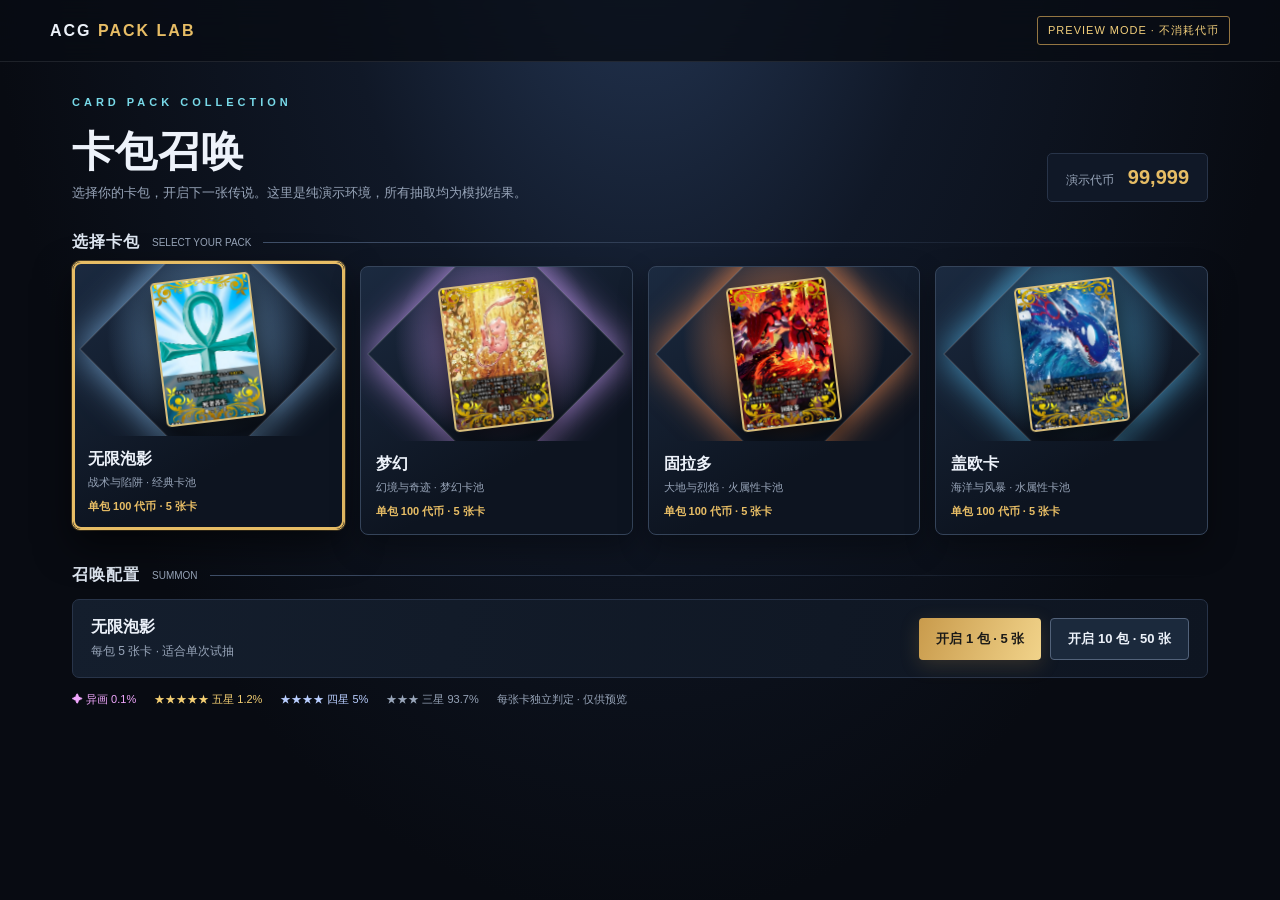
<file: draw-preview-classic.html>
<!doctype html>
<html lang="zh-CN">
<head>
<meta charset="utf-8">
<meta name="viewport" content="width=device-width,initial-scale=1">
<title>ACG 卡包实验室 · 开包预览</title>
<style>
:root{color-scheme:dark;--bg:#080b12;--panel:#111827;--line:#283449;--gold:#e7bd65;--muted:#98a5b9;--cyan:#78d9e8}
*{box-sizing:border-box}body{margin:0;background:radial-gradient(ellipse at 50% -15%,#263958 0,#101827 34%,#080b12 72%);color:#edf2fa;font-family:Inter,"Microsoft YaHei",sans-serif;min-height:100vh}
button{font:inherit;cursor:pointer;color:inherit}.top{height:62px;border-bottom:1px solid #ffffff18;background:#080c14c9;display:flex;align-items:center;justify-content:space-between;padding:0 max(20px,calc((100vw - 1180px)/2));position:sticky;top:0;z-index:5;backdrop-filter:blur(14px)}.brand{font-weight:900;letter-spacing:2px}.brand b{color:var(--gold)}.demo{font-size:11px;color:#f1ce7b;border:1px solid #947642;padding:6px 10px;border-radius:3px;letter-spacing:1px}
main{max-width:1180px;margin:auto;padding:34px 22px 70px}.eyebrow{font-size:11px;letter-spacing:4px;color:var(--cyan);font-weight:800}.heading{display:flex;justify-content:space-between;align-items:end;gap:20px;margin:8px 0 25px}.heading h1{font-size:clamp(27px,4vw,42px);margin:8px 0 4px;letter-spacing:1px}.heading p{margin:0;color:var(--muted);font-size:13px}.balance{border:1px solid var(--line);background:#101827;padding:12px 18px;border-radius:5px;color:var(--muted);font-size:12px;white-space:nowrap}.balance strong{color:var(--gold);font-size:20px;margin-left:10px}
.pack-grid{display:grid;grid-template-columns:repeat(4,minmax(0,1fr));gap:15px}.pack{position:relative;min-height:260px;border:1px solid #35445a;background:linear-gradient(150deg,#1b2a40,#0d1420 68%);border-radius:8px;overflow:hidden;cursor:pointer;transition:.25s;box-shadow:0 12px 30px #0005}.pack:hover,.pack.selected{transform:translateY(-5px);border-color:var(--gold);box-shadow:0 16px 36px #0008,0 0 0 1px #d5a84c55}.pack.selected:after{content:"";position:absolute;inset:0;border:2px solid var(--gold);border-radius:8px;pointer-events:none}.pack-art{height:174px;display:flex;align-items:center;justify-content:center;position:relative;overflow:hidden;background:radial-gradient(circle at 50% 42%,var(--glow),transparent 60%)}.pack-art:before{content:"";position:absolute;width:180px;height:180px;border:1px solid #ffffff30;transform:rotate(45deg);box-shadow:0 0 35px var(--glow)}.pack-art img{height:145px;width:100px;object-fit:cover;position:relative;z-index:1;transform:rotate(-7deg);filter:drop-shadow(0 12px 12px #000b);border:2px solid #d7bd7b;border-radius:5px}.pack-art .sigil{position:absolute;font-size:70px;opacity:.13;font-weight:900}.pack-info{padding:13px 15px 15px}.pack-info h3{margin:0 0 5px;font-size:16px}.pack-info p{margin:0;color:var(--muted);font-size:11px}.pack-info .price{color:var(--gold);margin-top:9px;font-weight:700}.section{display:flex;align-items:center;gap:12px;margin:30px 0 13px;color:#dfe7f2;font-weight:800;letter-spacing:1px}.section:after{content:"";height:1px;background:linear-gradient(90deg,#40506a,transparent);flex:1}
.control-panel{display:flex;justify-content:space-between;align-items:center;gap:16px;flex-wrap:wrap;padding:17px 18px;background:linear-gradient(100deg,#141e2d,#0e1521);border:1px solid var(--line);border-radius:7px}.selected-name{font-weight:800}.selected-meta{color:var(--muted);font-size:12px;margin-top:5px}.actions{display:flex;gap:9px;flex-wrap:wrap}.btn{border:1px solid #52627a;background:#1b293c;padding:11px 17px;border-radius:4px;font-weight:800;font-size:13px;transition:.2s}.btn:hover{border-color:var(--cyan);background:#243b50}.btn.primary{background:linear-gradient(110deg,#c99b4c,#f1d38a);color:#1b1a18;border:0;box-shadow:0 5px 20px #c99b4c33}.btn.primary:hover{filter:brightness(1.12)}.btn:disabled{opacity:.4;cursor:not-allowed}
.rates{display:flex;gap:18px;flex-wrap:wrap;color:var(--muted);font-size:11px;margin-top:14px}.rates b{color:#e8edf5}.rates .r5{color:#f4cf73}.rates .alt{color:#f2a8ff}
#stage{margin-top:28px;display:none;border:1px solid #35445a;border-radius:8px;background:radial-gradient(ellipse at 50% 0%,#293a56,#0c1320 65%);padding:22px;min-height:280px;overflow:hidden}#stage.show{display:block;animation:stageIn .4s ease}@keyframes stageIn{from{opacity:0;transform:translateY(12px)}to{opacity:1;transform:none}}.stage-head{display:flex;justify-content:space-between;align-items:center;gap:10px;margin-bottom:18px}.stage-head h2{font-size:18px;margin:0}.stage-head span{font-size:11px;color:var(--muted)}
.card-grid{display:grid;grid-template-columns:repeat(5,minmax(0,1fr));gap:13px}.result-card{perspective:900px;min-width:0;cursor:pointer;animation:rise .55s both;animation-delay:calc(var(--i)*25ms)}@keyframes rise{from{opacity:0;transform:translateY(25px) scale(.94)}to{opacity:1;transform:none}}.card-inner{position:relative;width:100%;aspect-ratio:2/2.9;transform-style:preserve-3d;transition:transform .75s cubic-bezier(.2,.75,.2,1)}.result-card.revealed .card-inner{transform:rotateY(180deg)}.face{position:absolute;inset:0;backface-visibility:hidden;border-radius:6px;overflow:hidden;border:1px solid #53647c;box-shadow:0 8px 16px #0008}.back{background:repeating-linear-gradient(135deg,#172941 0 7px,#203854 7px 14px);display:grid;place-items:center}.back:before{content:"";position:absolute;inset:9px;border:1px solid #b7a06a;border-radius:3px}.back:after{content:"ACG";font-weight:1000;font-size:clamp(16px,3vw,30px);letter-spacing:4px;color:#d7bd7b;text-shadow:0 2px 10px #000}.front{transform:rotateY(180deg);background:#101725}.front img{width:100%;height:100%;object-fit:cover;display:block}.front .card-label{position:absolute;left:0;right:0;bottom:0;padding:20px 5px 6px;text-align:center;font-size:clamp(9px,1.1vw,12px);font-weight:900;background:linear-gradient(transparent,#060a12eF)}.result-card.rarity-5 .front{border:2px solid #e6c46d;box-shadow:0 0 20px #e7bd6580}.result-card.rarity-4 .front{border:2px solid #a9c4ff;box-shadow:0 0 14px #83a9ff66}.result-card.alt .front{border:2px solid #e6a1ff;box-shadow:0 0 28px #e6a1ff99}.result-card.alt .front:after{content:"✦ 异画 ✦";position:absolute;top:7px;left:0;right:0;text-align:center;background:#6c347d;color:white;font-size:10px;padding:4px;letter-spacing:2px}.result-card.rarity-5:not(.alt) .front:after{content:"★★★★★";position:absolute;top:7px;left:0;right:0;text-align:center;color:#ffe59b;text-shadow:0 0 8px #e3a72a}.result-card.rarity-4 .front:after{content:"★★★★";position:absolute;top:7px;left:0;right:0;text-align:center;color:#d8e3ff}.card-name{font-size:11px;text-align:center;margin-top:7px;color:#e7edf8;white-space:nowrap;overflow:hidden;text-overflow:ellipsis}.result-card:not(.revealed) .card-name{color:#718098}
.reveal-controls{display:flex;justify-content:center;gap:10px;flex-wrap:wrap;margin:20px 0 4px}.summary{color:var(--muted);text-align:center;font-size:12px;margin-top:13px}.summary strong{color:var(--gold)}.toast{position:fixed;left:50%;bottom:22px;transform:translateX(-50%);background:#172437;border:1px solid #8d7548;padding:11px 17px;border-radius:5px;box-shadow:0 10px 30px #0009;z-index:8;font-size:12px;opacity:0;pointer-events:none;transition:.25s}.toast.show{opacity:1}
@media(max-width:850px){.pack-grid{grid-template-columns:repeat(2,minmax(0,1fr))}.card-grid{grid-template-columns:repeat(5,minmax(0,1fr));gap:7px}}@media(max-width:540px){main{padding:23px 13px 45px}.heading{align-items:start;flex-direction:column}.balance{align-self:stretch}.pack{min-height:220px}.pack-art{height:140px}.pack-art img{height:120px;width:82px}.card-grid{grid-template-columns:repeat(3,minmax(0,1fr))}#stage{padding:13px}.stage-head{align-items:flex-start;flex-direction:column}.btn{padding:10px 12px}}
</style>
</head>
<body>
<header class="top"><div class="brand">ACG <b>PACK LAB</b></div><div class="demo">PREVIEW MODE · 不消耗代币</div></header>
<main>
 <div class="eyebrow">CARD PACK COLLECTION</div>
 <div class="heading"><div><h1>卡包召唤</h1><p>选择你的卡包，开启下一张传说。这里是纯演示环境，所有抽取均为模拟结果。</p></div><div class="balance">演示代币 <strong>99,999</strong></div></div>
 <div class="section">选择卡包 <span style="font-size:10px;color:var(--muted);font-weight:400;letter-spacing:0">SELECT YOUR PACK</span></div>
 <div class="pack-grid" id="packs">
  <article class="pack selected" data-pack="pack_001"><div class="pack-art" style="--glow:#6f9dc8"><span class="sigil">∞</span><img src="./images/card_019.jpg" alt=""></div><div class="pack-info"><h3>无限泡影</h3><p>战术与陷阱 · 经典卡池</p><p class="price">单包 100 代币 · 5 张卡</p></div></article>
  <article class="pack" data-pack="pack_002"><div class="pack-art" style="--glow:#b18bdc"><span class="sigil">幻</span><img src="./images/card_025.jpg" alt=""></div><div class="pack-info"><h3>梦幻</h3><p>幻境与奇迹 · 梦幻卡池</p><p class="price">单包 100 代币 · 5 张卡</p></div></article>
  <article class="pack" data-pack="pack_003"><div class="pack-art" style="--glow:#d17a49"><span class="sigil">火</span><img src="./images/card_034.jpg" alt=""></div><div class="pack-info"><h3>固拉多</h3><p>大地与烈焰 · 火属性卡池</p><p class="price">单包 100 代币 · 5 张卡</p></div></article>
  <article class="pack" data-pack="pack_004"><div class="pack-art" style="--glow:#4a9dc9"><span class="sigil">海</span><img src="./images/card_045.jpg" alt=""></div><div class="pack-info"><h3>盖欧卡</h3><p>海洋与风暴 · 水属性卡池</p><p class="price">单包 100 代币 · 5 张卡</p></div></article>
 </div>
 <div class="section">召唤配置 <span style="font-size:10px;color:var(--muted);font-weight:400;letter-spacing:0">SUMMON</span></div>
 <div class="control-panel"><div><div class="selected-name" id="selected-name">无限泡影</div><div class="selected-meta" id="selected-meta">每包 5 张卡 · 适合单次试抽</div></div><div class="actions"><button class="btn primary" id="single">开启 1 包 · 5 张</button><button class="btn" id="ten">开启 10 包 · 50 张</button></div></div>
 <div class="rates"><span class="alt">✦ 异画 0.1%</span><span class="r5">★★★★★ 五星 1.2%</span><span style="color:#b9ceff">★★★★ 四星 5%</span><span>★★★ 三星 93.7%</span><span>每张卡独立判定 · 仅供预览</span></div>
 <section id="stage"><div class="stage-head"><h2 id="stage-title">召唤结果</h2><span id="stage-progress">点击卡牌翻开</span></div><div class="card-grid" id="card-grid"></div><div class="reveal-controls"><button class="btn primary" id="next">翻开下一张</button><button class="btn" id="all">全部揭晓</button><button class="btn" id="again">再开一次</button></div><div class="summary" id="summary">卡牌尚未揭晓</div></section>
</main><div class="toast" id="toast"></div>
<script>
const PACKS={pack_001:{name:"无限泡影",alt:0,cover:"card_019"},pack_002:{name:"梦幻",alt:.1,cover:"card_025"},pack_003:{name:"固拉多",alt:.1,cover:"card_034"},pack_004:{name:"盖欧卡",alt:.1,cover:"card_045"}};
let cards=[],selected="pack_001",results=[],revealed=0,lastCount=1;
const $=id=>document.getElementById(id);
function isAlt(c){return /异画/.test(c.name)||/\\(异画\\)/.test(c.name)}
function rarity(c){return Number(c.star)||3}
function toast(t){$("toast").textContent=t;$("toast").classList.add("show");setTimeout(()=>$("toast").classList.remove("show"),2100)}
function choosePack(id){selected=id;document.querySelectorAll(".pack").forEach(p=>p.classList.toggle("selected",p.dataset.pack===id));$("selected-name").textContent=PACKS[id].name;$("selected-meta").textContent="每包 5 张卡 · "+(id==="pack_003"?"火属性主题":id==="pack_004"?"水属性主题":id==="pack_002"?"幻境主题":"经典卡池")}
document.querySelectorAll(".pack").forEach(p=>p.addEventListener("click",()=>choosePack(p.dataset.pack)));
function weightedPick(pool){const r=Math.random()*100;let target=r<PACKS[selected].alt?"alt":r<PACKS[selected].alt+1.2?"5":r<PACKS[selected].alt+1.2+5?"4":"3";let candidates=pool.filter(c=>target==="alt"?isAlt(c):!isAlt(c)&&rarity(c)===Number(target));if(!candidates.length&&target==="alt")candidates=pool.filter(c=>isAlt(c));if(!candidates.length)candidates=pool.filter(c=>!isAlt(c)&&rarity(c)===3);if(!candidates.length)candidates=pool;return candidates[Math.floor(Math.random()*candidates.length)]}
function makeDraw(n){const pool=cards.filter(c=>c.pack_id===selected);if(!pool.length){toast("这个卡包暂时没有卡牌数据");return}lastCount=n;results=Array.from({length:n*5},()=>weightedPick(pool));revealed=0;renderStage(n);$("stage").scrollIntoView({behavior:"smooth",block:"start"});if(n===10)toast("十连召唤启动！共 50 张卡牌")}
function renderStage(n){$("stage").classList.add("show");$("stage-title").textContent=PACKS[selected].name+" · "+(n===10?"十连召唤":"单包召唤");$("stage-progress").textContent="0 / "+results.length+" 张已揭晓";$("card-grid").replaceChildren();$("summary").textContent="卡牌尚未揭晓";results.forEach((c,i)=>{const el=document.createElement("div");el.className="result-card"+(isAlt(c)?" alt":"")+" rarity-"+rarity(c);el.style.setProperty("--i",i);el.innerHTML='<div class="card-inner"><div class="face back"></div><div class="face front"><img loading="lazy" src="'+c.image+'" alt=""><div class="card-label">'+c.name+'</div></div></div><div class="card-name">未揭晓</div>';el.addEventListener("click",()=>reveal(i));$("card-grid").appendChild(el)});updateProgress()}
function reveal(i){if(!results[i])return;const el=$("card-grid").children[i];if(el.classList.contains("revealed"))return;el.classList.add("revealed");el.querySelector(".card-name").textContent=results[i].name;revealed++;updateProgress();if(isAlt(results[i]))toast("✦ 异画降临！");else if(rarity(results[i])===5)toast("★★★★★ 五星卡牌登场！")}
function updateProgress(){$("stage-progress").textContent=revealed+" / "+results.length+" 张已揭晓";const counts={alt:0,5:0,4:0,3:0};results.forEach((c,i)=>{if(i<results.length&&$("card-grid").children[i].classList.contains("revealed"))counts[isAlt(c)?"alt":String(rarity(c))]++});$("summary").innerHTML="已揭晓 <strong>"+revealed+"</strong> 张　·　异画 <strong>"+counts.alt+"</strong>　五星 <strong>"+counts[5]+"</strong>　四星 <strong>"+counts[4]+"</strong>　三星 "+counts[3];$("next").disabled=revealed===results.length}
function revealNext(){const next=[...$("card-grid").children].findIndex(x=>!x.classList.contains("revealed"));if(next>=0)reveal(next)}
function revealAll(){[...$("card-grid").children].forEach((el,i)=>{if(!el.classList.contains("revealed")){setTimeout(()=>reveal(i),i*35)}})}
$("single").addEventListener("click",()=>makeDraw(1));$("ten").addEventListener("click",()=>makeDraw(10));$("next").addEventListener("click",revealNext);$("all").addEventListener("click",revealAll);$("again").addEventListener("click",()=>makeDraw(lastCount));
fetch("./data/cards.json").then(r=>{if(!r.ok)throw Error("cards.json load failed");return r.json()}).then(data=>{cards=data;}).catch(()=>toast("卡牌数据读取失败，请从网站根目录打开此预览页"));
</script>
</body></html>
</file>
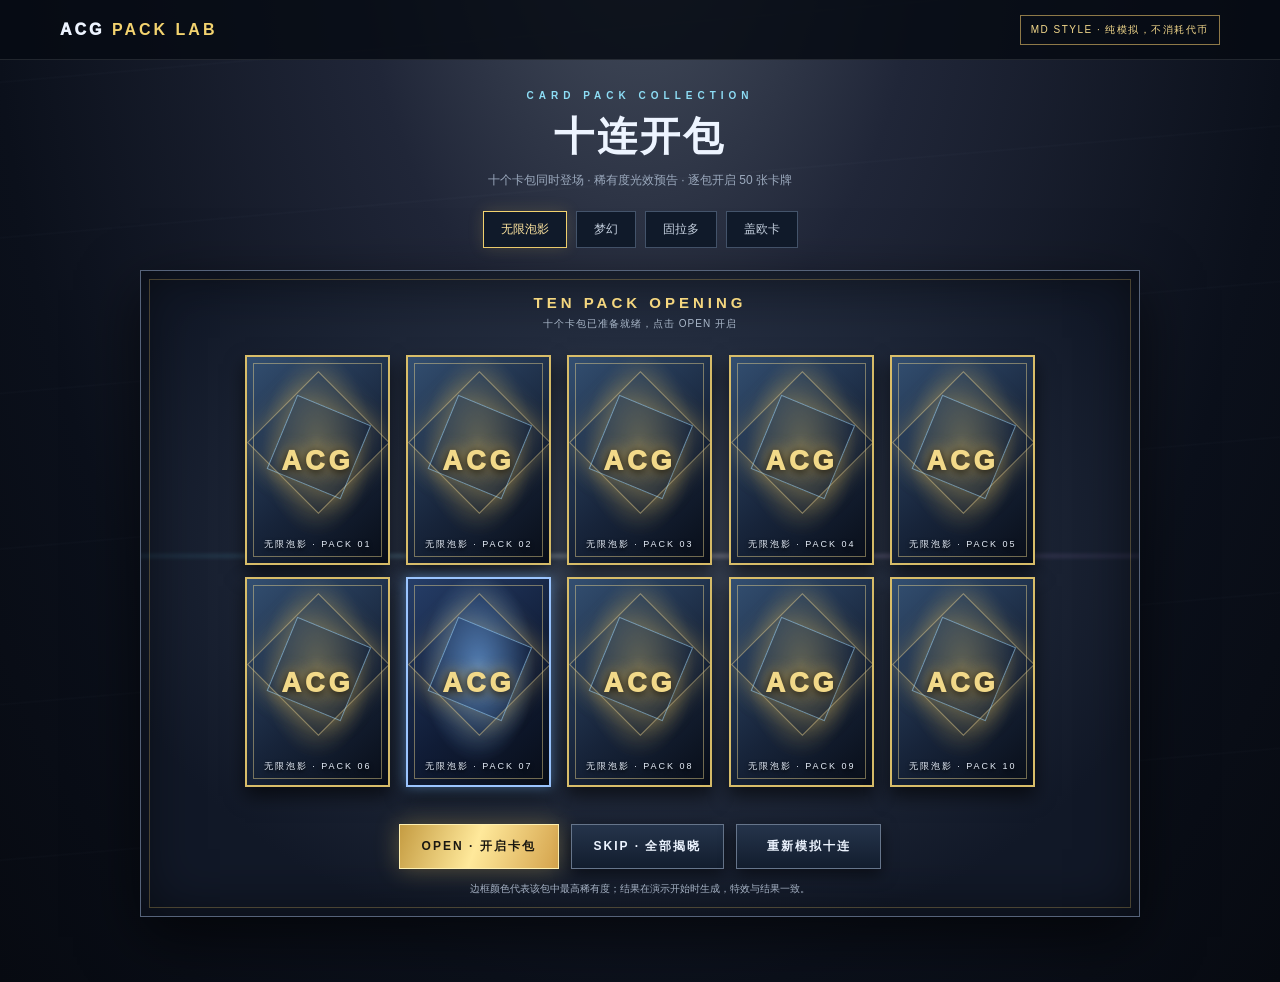
<file: draw-preview.html>
<!doctype html>
<html lang="zh-CN"><head><meta charset="utf-8"><meta name="viewport" content="width=device-width,initial-scale=1">
<title>ACG 卡包实验室 · MD 十连开包演出</title>
<style>
:root{color-scheme:dark;--gold:#f3d36f;--blue:#5bc8ed;--muted:#9ba9bd}
*{box-sizing:border-box}body{margin:0;min-height:100vh;color:#edf4ff;font-family:Inter,"Microsoft YaHei",sans-serif;background:radial-gradient(ellipse at 50% -15%,#4a5362 0,#202638 32%,#0b101b 72%,#070a11 100%);overflow-x:hidden}
body:before{content:"";position:fixed;inset:0;pointer-events:none;background:repeating-linear-gradient(175deg,transparent 0 80px,#d3e4ff08 82px,#fff0 84px 155px);opacity:.6}
button{font:inherit;cursor:pointer;color:inherit}.top{height:60px;padding:0 max(18px,calc((100vw - 1160px)/2));display:flex;align-items:center;justify-content:space-between;background:#070b13d9;border-bottom:1px solid #ffffff1c;position:relative;z-index:2}.brand{font-weight:1000;letter-spacing:3px}.brand b{color:var(--gold)}.tag{font-size:10px;letter-spacing:1.5px;border:1px solid #8e7948;color:#f4d98c;padding:7px 10px}
main{max-width:1160px;margin:auto;padding:30px 20px 65px}.eyebrow{text-align:center;color:#8dddf5;font-size:10px;letter-spacing:5px;font-weight:800}.hero{text-align:center;margin:7px 0 22px}.hero h1{font-size:clamp(27px,4vw,40px);letter-spacing:3px;margin:8px 0}.hero p{font-size:12px;color:var(--muted);margin:0}
.selector{display:flex;justify-content:center;gap:9px;flex-wrap:wrap;margin:22px 0}.selector button{border:1px solid #45556c;background:#111b2b;padding:9px 17px;font-size:12px;color:#c5d0df;transition:.2s}.selector button.active,.selector button:hover{border-color:var(--gold);color:#ffe6a0;box-shadow:0 0 15px #e6c35a2b}
.stage{position:relative;max-width:1000px;margin:0 auto;padding:23px 20px 20px;min-height:480px;border:1px solid #56637a;background:radial-gradient(ellipse at 50% 42%,#414b5d 0,#222b3d 40%,#111827 78%);box-shadow:0 20px 55px #0009,inset 0 0 55px #0008;overflow:hidden}
.stage:before{content:"";position:absolute;inset:8px;border:1px solid #c2a65b55;pointer-events:none}.stage:after{content:"";position:absolute;left:-10%;right:-10%;top:44%;height:2px;background:linear-gradient(90deg,transparent,#6fdcff88,#fff,#d4a9ff88,transparent);filter:blur(2px);opacity:.75}
.stage-head{position:relative;z-index:1;text-align:center}.stage-head h2{font-size:15px;letter-spacing:4px;margin:0 0 6px;color:#f5d77f}.stage-head p{margin:0;font-size:10px;color:#aab8ca;letter-spacing:1px}
.packs{position:relative;z-index:1;display:grid;grid-template-columns:repeat(5,minmax(0,1fr));gap:12px 16px;max-width:790px;margin:24px auto 0;perspective:900px}
.booster{position:relative;min-width:0;aspect-ratio: .69;max-height:230px;border:2px solid #d8bd69;background:linear-gradient(145deg,#293b56,#101b2d 55%,#060b14);box-shadow:0 9px 18px #0009,inset 0 0 22px #7aa4d333;cursor:pointer;transition:transform .35s,filter .35s,opacity .35s;overflow:hidden;animation:packIn .65s both;animation-delay:calc(var(--i)*65ms)}
@keyframes packIn{from{opacity:0;transform:translateY(45px) rotateX(22deg) scale(.8)}to{opacity:1;transform:none}}
.booster:nth-child(6),.booster:nth-child(7),.booster:nth-child(8),.booster:nth-child(9),.booster:nth-child(10){transform:translateY(18px)}
.booster:before{content:"";position:absolute;inset:6px;border:1px solid #e8d28b77;z-index:1;pointer-events:none}.booster:after{content:"ACG";position:absolute;left:0;right:0;top:43%;font-size:clamp(17px,2.4vw,27px);font-weight:1000;letter-spacing:4px;text-align:center;color:#f2d989;text-shadow:0 2px 8px #000,0 0 16px #e7be5b;z-index:2}
.booster .art{position:absolute;inset:0;background:radial-gradient(ellipse at 50% 43%,#e2c66b55,transparent 55%),linear-gradient(140deg,#334f71,#17243a 58%,#080d17)}
.booster .art:before,.booster .art:after{content:"";position:absolute;width:70%;aspect-ratio:1;left:15%;top:17%;border:1px solid #e7cf8b88;transform:rotate(45deg);box-shadow:0 0 25px #d9b85d55}.booster .art:after{transform:rotate(22.5deg);border-color:#a9dfff88;width:55%;left:22.5%;top:24%}
.booster .pack-name{position:absolute;bottom:12px;left:0;right:0;text-align:center;font-size:9px;letter-spacing:2px;color:#e5edf8;text-shadow:0 2px 4px #000;z-index:2}
.booster.r4{border-color:#9bc5ff;box-shadow:0 0 13px #7ab8ff88,0 9px 18px #0009}.booster.r4 .art{background:radial-gradient(ellipse at 50% 43%,#7cbaff99,transparent 57%),linear-gradient(140deg,#263e68,#101c36 58%,#080d17)}
.booster.r5{border-color:#ffdc69;box-shadow:0 0 22px #ffdb65dd,0 0 5px #fff,0 9px 18px #0009}.booster.r5 .art{background:radial-gradient(ellipse at 50% 43%,#ffe98ecc,transparent 58%),linear-gradient(140deg,#72532a,#2d2940 58%,#080d17)}
.booster.alt{border-color:#ed9dff;box-shadow:0 0 26px #db80ff,0 0 7px #fff,0 9px 18px #0009}.booster.alt .art{background:radial-gradient(ellipse at 50% 43%,#f0a9ffdd,transparent 60%),linear-gradient(140deg,#583b77,#202345 58%,#080d17)}
.booster.selected{transform:translateY(-9px) scale(1.04)!important;filter:brightness(1.25)}.booster.opened{opacity:.24;filter:grayscale(.8);transform:scale(.93)!important;cursor:default}.booster.opened:after{content:"✓";font-size:45px;top:37%;color:#fff}.booster.opened .pack-name{color:#91a0b6}
.actions{position:relative;z-index:2;display:flex;justify-content:center;gap:12px;flex-wrap:wrap;margin:36px auto 0}.btn{min-width:145px;padding:13px 22px;border:1px solid #66758b;background:linear-gradient(#25344b,#121d2e);font-weight:900;font-size:12px;letter-spacing:2px;box-shadow:0 5px 16px #0008}.btn.primary{color:#191711;border:1px solid #fff0b0;background:linear-gradient(110deg,#c59c42,#ffe99b 48%,#d4a34c);box-shadow:0 0 24px #eac65a55}.btn:hover{filter:brightness(1.2)}.btn:disabled{opacity:.35;cursor:not-allowed}
.hint{text-align:center;color:#a6b2c4;font-size:10px;margin-top:13px;position:relative;z-index:2}
#reveal{display:none;max-width:1000px;margin:24px auto 0;padding:20px;border:1px solid #53637a;background:#0c1422eF;box-shadow:0 15px 40px #0008}#reveal.show{display:block;animation:fade .35s}@keyframes fade{from{opacity:0;transform:translateY(12px)}to{opacity:1;transform:none}}
.reveal-head{display:flex;justify-content:space-between;gap:10px;align-items:center;margin-bottom:16px}.reveal-head h3{margin:0;font-size:15px;letter-spacing:2px}.reveal-head span{font-size:11px;color:var(--muted)}
.cards{display:grid;grid-template-columns:repeat(5,minmax(0,1fr));gap:12px}.card{perspective:900px;min-width:0;cursor:pointer}.inner{position:relative;aspect-ratio:2/2.9;transform-style:preserve-3d;transition:transform .7s cubic-bezier(.2,.75,.2,1)}.card.flip .inner{transform:rotateY(180deg)}.face{position:absolute;inset:0;backface-visibility:hidden;overflow:hidden;border:1px solid #697b92;background:#16243a}.back{display:grid;place-items:center;background:repeating-linear-gradient(135deg,#172b45 0 7px,#263d5c 7px 14px)}.back:after{content:"ACG";font-size:clamp(15px,2vw,24px);font-weight:1000;letter-spacing:3px;color:#d9c17c;text-shadow:0 0 12px #e5c65e}.front{transform:rotateY(180deg)}.front img{width:100%;height:100%;object-fit:cover;display:block}.front strong{position:absolute;bottom:0;left:0;right:0;text-align:center;padding:22px 4px 6px;background:linear-gradient(transparent,#050912);font-size:clamp(9px,1vw,12px)}.card.r5 .front{border:2px solid #ffdb72;box-shadow:0 0 16px #ffd65b}.card.r4 .front{border:2px solid #9ec8ff;box-shadow:0 0 13px #8bbaff}.card.alt .front{border:2px solid #e9a0ff;box-shadow:0 0 20px #e69aff}
.card-name{text-align:center;font-size:10px;color:#aab6c8;margin-top:6px;white-space:nowrap;overflow:hidden;text-overflow:ellipsis}.card:not(.flip) .card-name{color:#5f6e84}
.summary{text-align:center;font-size:12px;color:#aab8ca;margin-top:16px}.summary b{color:#f3d77e}.toast{position:fixed;bottom:20px;left:50%;transform:translateX(-50%);padding:11px 18px;background:#17253a;border:1px solid #d0b46d;color:#ffe9ac;font-size:12px;z-index:9;opacity:0;transition:.2s;pointer-events:none}.toast.show{opacity:1}
@media(max-width:700px){main{padding:22px 10px 45px}.stage{padding:18px 10px}.packs{gap:9px 7px;margin-top:20px}.booster{max-height:none}.booster:nth-child(n+6){transform:translateY(12px)}.actions{margin-top:30px}.btn{min-width:125px;padding:11px 12px}.cards{gap:7px}#reveal{padding:13px}.reveal-head{align-items:flex-start;flex-direction:column}}
@media(max-width:430px){.packs{gap:8px 5px}.booster:before{inset:3px}.booster .pack-name{font-size:7px;letter-spacing:1px}.cards{grid-template-columns:repeat(3,minmax(0,1fr))}.tag{font-size:8px}.hero p{font-size:10px}}
</style></head>
<body>
<header class="top"><div class="brand">ACG <b>PACK LAB</b></div><div class="tag">MD STYLE · 纯模拟，不消耗代币</div></header>
<main>
<div class="eyebrow">CARD PACK COLLECTION</div><section class="hero"><h1>十连开包</h1><p>十个卡包同时登场 · 稀有度光效预告 · 逐包开启 50 张卡牌</p></section>
<div class="selector" id="selector"><button class="active" data-pack="pack_001">无限泡影</button><button data-pack="pack_002">梦幻</button><button data-pack="pack_003">固拉多</button><button data-pack="pack_004">盖欧卡</button></div>
<section class="stage">
<div class="stage-head"><h2 id="stage-title">TEN PACK OPENING</h2><p id="stage-sub">十个卡包已准备就绪，点击 OPEN 开启</p></div>
<div class="packs" id="packs"></div>
<div class="actions"><button class="btn primary" id="open">OPEN · 开启卡包</button><button class="btn" id="skip">SKIP · 全部揭晓</button><button class="btn" id="reset">重新模拟十连</button></div>
<div class="hint" id="hint">边框颜色代表该包中最高稀有度；结果在演示开始时生成，特效与结果一致。</div>
</section>
<section id="reveal"><div class="reveal-head"><h3 id="reveal-title">第 1 包 · 卡牌揭晓</h3><span id="reveal-progress">0 / 5 已揭晓</span></div><div class="cards" id="cards"></div><div class="summary" id="summary">点击卡牌翻开</div><div class="actions"><button class="btn primary" id="next">翻开下一张</button><button class="btn" id="all">翻开本包全部卡牌</button></div></section>
</main><div class="toast" id="toast"></div>
<script>
const PACKS={pack_001:{name:"无限泡影",alt:0},pack_002:{name:"梦幻",alt:.1},pack_003:{name:"固拉多",alt:.1},pack_004:{name:"盖欧卡",alt:.1}};
let allCards=[],selected="pack_001",bundles=[],current=0,revealed=0,started=false;
const $=id=>document.getElementById(id);
function isAlt(c){return /异画/.test(c.name)||/\\(异画\\)/.test(c.name)}
function star(c){return Number(c.star)||3}
function grade(c){return isAlt(c)?'alt':star(c)>=5?'r5':star(c)>=4?'r4':'r3'}
function toast(s){$("toast").textContent=s;$("toast").classList.add("show");setTimeout(()=>$("toast").classList.remove("show"),2000)}
function pick(pool){const x=Math.random()*100,a=PACKS[selected].alt;let target=x<a?'alt':x<a+1.2?'r5':x<a+6.2?'r4':'r3';let list=pool.filter(c=>grade(c)===target);if(!list.length)list=pool.filter(c=>target==='alt'?isAlt(c):!isAlt(c)&&star(c)===(target==='r5'?5:target==='r4'?4:3));if(!list.length)list=pool;return list[Math.floor(Math.random()*list.length)]}
function makeBundles(){const pool=allCards.filter(c=>c.pack_id===selected);if(!pool.length){toast("当前卡包没有可用卡牌");return}bundles=Array.from({length:10},()=>Array.from({length:5},()=>pick(pool)));current=0;revealed=0;started=false;$("reveal").classList.remove("show");renderPacks();$("stage-title").textContent="TEN PACK OPENING";$("stage-sub").textContent="十个卡包已准备就绪，点击 OPEN 开启";$("open").disabled=false;$("skip").disabled=false}
function renderPacks(){$("packs").replaceChildren();bundles.forEach((pack,i)=>{const highest=pack.reduce((v,c)=>{const g=grade(c);return g==='alt'?4:g==='r5'?3:g==='r4'?2:Math.max(v,1)},0);const el=document.createElement("div");el.className="booster"+(highest===4?" alt":highest===3?" r5":highest===2?" r4":"");el.style.setProperty("--i",i);el.innerHTML='<div class="art"></div><div class="pack-name">'+PACKS[selected].name.toUpperCase()+' · PACK '+String(i+1).padStart(2,'0')+'</div>';el.addEventListener("click",()=>{if(!started){startOpening()}if(i===current)openCurrent();else if(i<current)toast("这一包已经开启");else toast("请按顺序开启卡包")});$("packs").appendChild(el)})}
function startOpening(){started=true;$("stage-sub").textContent="召唤结果已生成 · 按顺序开启十个卡包";$("open").textContent="OPEN · 开启第 1 包"}
function openCurrent(){if(current>=10){finish();return}const pack=bundles[current];revealed=0;$("reveal").classList.add("show");$("reveal-title").textContent="第 "+(current+1)+" 包 · 卡牌揭晓";$("reveal-progress").textContent="0 / 5 已揭晓";$("cards").replaceChildren();pack.forEach((c,i)=>{const el=document.createElement("div");el.className="card "+(grade(c)==='alt'?'alt':grade(c));el.innerHTML='<div class="inner"><div class="face back"></div><div class="face front"><img loading="lazy" src="'+c.image+'" alt=""><strong>'+c.name+'</strong></div></div><div class="card-name">未揭晓</div>';el.addEventListener("click",()=>flipCard(i));$("cards").appendChild(el)});$("reveal").scrollIntoView({behavior:"smooth",block:"center"});$("open").textContent=current===9?"OPEN · 完成十连":"OPEN · 开启下一包";$("stage-sub").textContent="正在开启第 "+(current+1)+" / 10 包"}
function flipCard(i){const el=$("cards").children[i];if(!el||el.classList.contains("flip"))return;el.classList.add("flip");el.querySelector(".card-name").textContent=bundles[current][i].name;revealed++;updateReveal();const c=bundles[current][i];if(isAlt(c))toast("✦ 异画卡降临！");else if(star(c)>=5)toast("★★★★★ 五星卡牌！")}
function updateReveal(){const pack=bundles[current];$("reveal-progress").textContent=revealed+" / 5 已揭晓";const n=pack.filter(c=>grade(c)==='alt').length,s5=pack.filter(c=>grade(c)==='r5').length,s4=pack.filter(c=>grade(c)==='r4').length;$("summary").innerHTML="异画 <b>"+n+"</b>　五星 <b>"+s5+"</b>　四星 <b>"+s4+"</b>　三星 <b>"+(5-n-s5-s4)+"</b>";}
function flipAll(){[...$("cards").children].forEach((el,i)=>setTimeout(()=>flipCard(i),i*110))}
function nextPack(){if(!started)startOpening();if(current>=10){finish();return}if(current>0&&revealed<5){toast("请先揭晓当前卡包，或使用 SKIP");return}if(current===0&&$("reveal").classList.contains("show")&&revealed<5){toast("请先揭晓当前卡包，或使用 SKIP");return}if(current>0||$("reveal").classList.contains("show")){$("packs").children[current].classList.add("opened");current++}if(current>=10){finish();return}openCurrent()}
function finish(){bundles.forEach((_,i)=>$("packs").children[i].classList.add("opened"));$("open").disabled=true;$("skip").disabled=true;$("stage-sub").textContent="十连完成 · 共 50 张卡牌";$("reveal").classList.add("show");$("reveal-title").textContent="十连召唤完成";$("cards").replaceChildren();const flat=bundles.flat();flat.forEach((c,i)=>{const el=document.createElement("div");el.className="card "+(grade(c)==='alt'?'alt':grade(c));el.innerHTML='<div class="inner"><div class="face back"></div><div class="face front"><img loading="lazy" src="'+c.image+'" alt=""><strong>'+c.name+'</strong></div></div><div class="card-name">'+c.name+'</div>';el.classList.add("flip");$("cards").appendChild(el)});const count={alt:0,r5:0,r4:0,r3:0};flat.forEach(c=>count[grade(c)]++);$("reveal-progress").textContent="50 / 50 已揭晓";$("summary").innerHTML="十连结果：异画 <b>"+count.alt+"</b>　五星 <b>"+count.r5+"</b>　四星 <b>"+count.r4+"</b>　三星 <b>"+count.r3+"</b>";$("reveal").scrollIntoView({behavior:"smooth",block:"start"})}
function skipAll(){if(!bundles.length)return;started=true;finish()}
$("selector").addEventListener("click",e=>{const b=e.target.closest("button[data-pack]");if(!b)return;selected=b.dataset.pack;document.querySelectorAll("#selector button").forEach(x=>x.classList.toggle("active",x===b));makeBundles()});
$("open").addEventListener("click",()=>{if(!started){startOpening();openCurrent();return}if(current===0&&!$("reveal").classList.contains("show")){openCurrent();return}if(revealed<5){toast("先揭晓当前这包的 5 张卡");return}nextPack()});
$("skip").addEventListener("click",skipAll);$("reset").addEventListener("click",makeBundles);$("next").addEventListener("click",()=>{const i=[...$("cards").children].findIndex(x=>!x.classList.contains("flip"));if(i>=0)flipCard(i)});$("all").addEventListener("click",flipAll);
fetch("./data/cards.json").then(r=>{if(!r.ok)throw Error();return r.json()}).then(d=>{allCards=d;makeBundles()}).catch(()=>toast("卡牌数据加载失败，请从网站根目录打开"));
</script></body></html>
</file>
